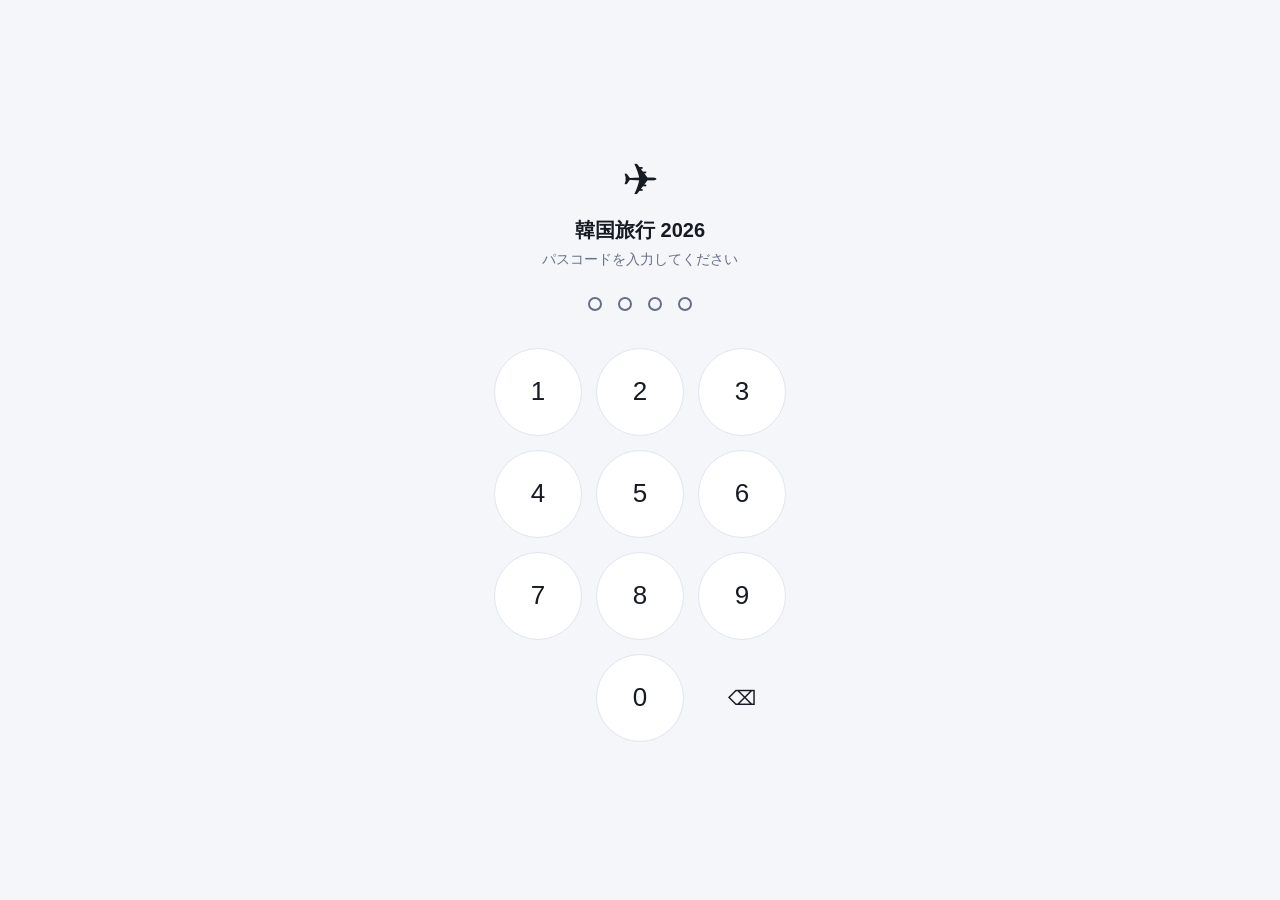
<file: index.html>
<!doctype html>
<html lang="ja">
<head>
<meta charset="utf-8">
<meta name="viewport" content="width=device-width, initial-scale=1, viewport-fit=cover">
<meta name="robots" content="noindex, nofollow, noarchive">
<meta name="referrer" content="no-referrer">
<title>韓国旅行 2026</title>
<meta name="apple-mobile-web-app-capable" content="yes">
<meta name="apple-mobile-web-app-status-bar-style" content="black-translucent">
<meta name="apple-mobile-web-app-title" content="韓国旅行">
<meta name="theme-color" content="#12151c">
<link rel="manifest" href="manifest.webmanifest">
<link rel="apple-touch-icon" href="icon-180.png">
<link rel="icon" href="icon-180.png">
<link rel="stylesheet" href="app.css">
</head>
<body>

<!-- ロック画面 -->
<div id="lock" class="lock" hidden>
  <div class="lock-inner">
    <div class="lock-mark">✈</div>
    <h1 class="lock-title">韓国旅行 2026</h1>
    <p class="lock-sub">パスコードを入力してください</p>
    <div class="dots" id="dots"><i></i><i></i><i></i><i></i></div>
    <p class="lock-err" id="lockErr">&nbsp;</p>
    <div class="keypad" id="keypad">
      <button type="button" data-k="1">1</button>
      <button type="button" data-k="2">2</button>
      <button type="button" data-k="3">3</button>
      <button type="button" data-k="4">4</button>
      <button type="button" data-k="5">5</button>
      <button type="button" data-k="6">6</button>
      <button type="button" data-k="7">7</button>
      <button type="button" data-k="8">8</button>
      <button type="button" data-k="9">9</button>
      <span></span>
      <button type="button" data-k="0">0</button>
      <button type="button" data-k="del" class="kdel">⌫</button>
    </div>
  </div>
</div>

<!-- アプリ本体 -->
<div id="app" hidden>

  <header class="topbar">
    <div class="topbar-main">
      <div class="topbar-title" id="topTitle">韓国旅行 2026</div>
      <div class="topbar-sub" id="topSub">ソウル・江南</div>
    </div>
    <button class="icon-btn" id="btnToday" type="button" title="今日へ">今日</button>
  </header>

  <!-- 日程ビュー -->
  <main class="view" id="view-plan">
    <div class="datestrip-wrap">
      <div class="datestrip" id="datestrip"></div>
      <button class="cal-toggle" id="calToggle" type="button" aria-expanded="false">
        <span id="calToggleLabel">カレンダー</span> <span class="chev">▾</span>
      </button>
    </div>
    <div class="calendar" id="calendar" hidden></div>

    <div class="dayhead" id="dayhead"></div>
    <div class="timeline" id="timeline"></div>
    <div class="spacer"></div>
  </main>

  <!-- 全日程ビュー -->
  <main class="view" id="view-all" hidden>
    <div class="section-title">全日程</div>
    <div id="allList"></div>
    <div class="spacer"></div>
  </main>

  <!-- 行きたいお店（日程未定） -->
  <main class="view" id="view-wish" hidden>
    <div class="section-head">
      <div class="section-title">行きたいお店</div>
      <button type="button" class="icon-btn" id="btnFoldWish" data-open="0">すべて開く</button>
    </div>
    <p class="lead">カードをタップすると詳細が開きます。日付を決めても、このタブには「日程決定」として残ります。緑のバッジを押すと、その日の日程に飛べます。</p>
    <div class="chips" id="genreChips"></div>
    <div id="wishList"></div>
    <div class="card">
      <div class="card-body" style="padding-top:14px">
        <p class="muted small">Googleマップに保存しているお店の一覧はこちらから。<br>（保存に使っているGoogleアカウントでログインしている必要があります）</p>
        <div class="actions" style="padding:0">
          <a class="abtn primary" href="https://www.google.com/maps/saved" target="_blank" rel="noopener">Googleマップの保存済みを開く</a>
        </div>
      </div>
    </div>
    <div class="spacer"></div>
  </main>

  <!-- 書類ビュー -->
  <main class="view" id="view-docs" hidden>
    <div class="section-title">書類（PDF）</div>
    <div id="docList"></div>

    <div class="section-title">旅行者</div>
    <div id="travelerList"></div>

    <div class="section-title">緊急連絡先</div>
    <div id="emergencyList"></div>
    <div class="spacer"></div>
  </main>

  <!-- 設定ビュー -->
  <main class="view" id="view-settings" hidden>
    <div class="section-title">共有と同期</div>
    <div class="card">
      <div class="card-body">
        <p class="muted small">追加したお店の予定を GitHub 上のファイルに書き込み、2台の端末で共有します。書き込みには一度だけトークンの登録が必要です（読み取りは登録なしでできます）。</p>
        <div class="sync-status" id="syncStatus">確認中…</div>
        <label class="field">
          <span>GitHub ユーザー名</span>
          <input type="text" id="cfgOwner" autocapitalize="off" autocorrect="off" spellcheck="false" placeholder="例：yourname">
        </label>
        <label class="field">
          <span>リポジトリ名</span>
          <input type="text" id="cfgRepo" autocapitalize="off" autocorrect="off" spellcheck="false" placeholder="例：korea-trip">
        </label>
        <label class="field">
          <span>アクセストークン（この端末にのみ保存）</span>
          <input type="password" id="cfgToken" autocapitalize="off" autocorrect="off" spellcheck="false" placeholder="github_pat_...">
        </label>
        <div class="row-btns">
          <button class="btn btn-primary" id="btnSaveCfg" type="button">保存して接続テスト</button>
          <button class="btn" id="btnSyncNow" type="button">今すぐ同期</button>
        </div>
      </div>
    </div>

    <div class="section-title">この端末のデータ</div>
    <div class="card">
      <div class="card-body">
        <div class="row-btns">
          <button class="btn" id="btnExport" type="button">追加予定をコピー</button>
          <button class="btn" id="btnImport" type="button">貼り付けて取り込み</button>
        </div>
        <div class="row-btns">
          <button class="btn btn-primary" id="btnUpdate" type="button">アプリを最新にする</button>
          <button class="btn" id="btnLock" type="button">ロックする</button>
        </div>
        <div class="row-btns">
          <button class="btn btn-danger" id="btnReset" type="button">アプリの保存データを消去</button>
        </div>
        <p class="muted small" id="verInfo"></p>
      </div>
    </div>
    <div class="spacer"></div>
  </main>

  <!-- 追加ボタン -->
  <button class="fab" id="fab" type="button" aria-label="予定を追加">＋</button>

  <!-- 下部ナビ -->
  <nav class="tabbar">
    <button type="button" class="tab active" data-view="plan"><span class="ti">📅</span><span>日程</span></button>
    <button type="button" class="tab" data-view="all"><span class="ti">🗂</span><span>全日程</span></button>
    <button type="button" class="tab" data-view="wish"><span class="ti">⭐️</span><span>行きたい</span></button>
    <button type="button" class="tab" data-view="docs"><span class="ti">📄</span><span>書類</span></button>
    <button type="button" class="tab" data-view="settings"><span class="ti">⚙️</span><span>設定</span></button>
  </nav>
</div>

<!-- 予定追加/編集シート -->
<div class="sheet-backdrop" id="sheetBack" hidden>
  <div class="sheet" role="dialog" aria-modal="true">
    <div class="sheet-head">
      <button class="link-btn" id="sheetCancel" type="button">キャンセル</button>
      <strong id="sheetTitle">予定を追加</strong>
      <button class="link-btn strong" id="sheetSave" type="button">保存</button>
    </div>
    <div class="sheet-body">
      <label class="field">
        <span>種類</span>
        <select id="fType">
          <option value="food">🍽 お店・レストラン</option>
          <option value="spot">📍 観光・スポット</option>
          <option value="note">📝 メモ・その他</option>
        </select>
      </label>
      <label class="field">
        <span>店名・タイトル <em>必須</em></span>
        <input type="text" id="fTitle" placeholder="例：明洞餃子">
      </label>
      <label class="field" id="genreField">
        <span>ジャンル</span>
        <select id="fGenre"></select>
      </label>
      <div class="field-row">
        <label class="field">
          <span>日付</span>
          <input type="date" id="fDate" min="2026-08-17" max="2026-08-26">
        </label>
        <label class="field">
          <span>時刻</span>
          <input type="time" id="fTime">
        </label>
      </div>
      <p class="hint" id="dateHint">日付を空にすると「行きたい」タブに入ります。</p>
      <label class="field" id="whenField">
        <span>時期の目安（「行きたい」タブでの並び）</span>
        <select id="fWhen">
          <option value="">指定なし</option>
          <option value="前半">日程前半</option>
          <option value="後半">日程後半</option>
        </select>
      </label>
      <label class="field">
        <span>場所・住所</span>
        <input type="text" id="fPlace" placeholder="例：ソウル特別市 中区 明洞10ギル 10">
      </label>
      <label class="field">
        <span>地図の検索ワード</span>
        <input type="text" id="fMapQuery" placeholder="空欄なら「店名＋場所」で検索します">
      </label>
      <label class="field">
        <span>サイト・予約ページ URL</span>
        <input type="url" id="fUrl" autocapitalize="off" placeholder="https://...">
      </label>
      <label class="field">
        <span>電話番号</span>
        <input type="tel" id="fTel" placeholder="+82-2-...">
      </label>
      <label class="field">
        <span>メモ</span>
        <textarea id="fMemo" rows="3" placeholder="予約名義、人数、注意点など"></textarea>
      </label>
      <div class="row-btns sheet-actions">
        <button class="btn" id="sheetCancel2" type="button">キャンセル</button>
        <button class="btn btn-primary" id="sheetSave2" type="button">保存</button>
      </div>
      <button class="btn btn-danger wide" id="fDelete" type="button" hidden>この予定を削除</button>
      <div class="spacer-sm"></div>
    </div>
  </div>
</div>

<!-- ホテルの時間を変更するシート -->
<div class="sheet-backdrop" id="stayBack" hidden>
  <div class="sheet" role="dialog" aria-modal="true">
    <div class="sheet-head">
      <button class="link-btn" id="stayCancel" type="button">キャンセル</button>
      <strong id="stayTitle">ホテルのメモ・時間</strong>
      <button class="link-btn strong" id="staySave" type="button">保存</button>
    </div>
    <div class="sheet-body">
      <p class="lead" style="padding:0 0 12px" id="stayHotel"></p>
      <label class="field">
        <span>チェックイン</span>
        <input type="text" id="sIn" autocapitalize="off" placeholder="例：15:00〜24:00">
      </label>
      <label class="field">
        <span>チェックアウト</span>
        <input type="text" id="sOut" autocapitalize="off" placeholder="例：12:00まで">
      </label>
      <p class="hint">「15:00」「15:00〜24:00」「12:00まで」など自由に書けます。日程タブの並び順は、チェックインは最初の時刻、チェックアウトは最後の時刻を使います。</p>
      <label class="field">
        <span>メモ</span>
        <textarea id="sMemo" rows="5" placeholder="例：&#10;・レイトチェックアウトを電話で交渉済み&#10;・部屋は702号室、暗証番号は #1234&#10;・Wi-Fiパスワード ○○○"></textarea>
      </label>
      <p class="hint">改行して何行でも書けます。**太字** も使えます。2台で共有されます。</p>
      <div class="row-btns sheet-actions">
        <button class="btn" id="stayCancel2" type="button">キャンセル</button>
        <button class="btn btn-primary" id="staySave2" type="button">保存</button>
      </div>
      <button class="btn btn-danger wide" id="stayReset" type="button" hidden>メモを消して元の時間に戻す</button>
      <div class="spacer-sm"></div>
    </div>
  </div>
</div>

<!-- 書類ビューアー（PWAだと戻れなくなるので、アプリ内で開く） -->
<div class="viewer" id="viewer" hidden>
  <div class="viewer-bar">
    <button class="viewer-close" id="viewerClose" type="button">✕ 閉じる</button>
    <div class="viewer-title" id="viewerTitle"></div>
    <a class="viewer-ext" id="viewerExt" href="#" target="_blank" rel="noopener">Safariで開く</a>
  </div>
  <div class="viewer-body" id="viewerBody"></div>
</div>

<div class="toast" id="toast" hidden></div>

<script src="app.js"></script>
</body>
</html>
</file>
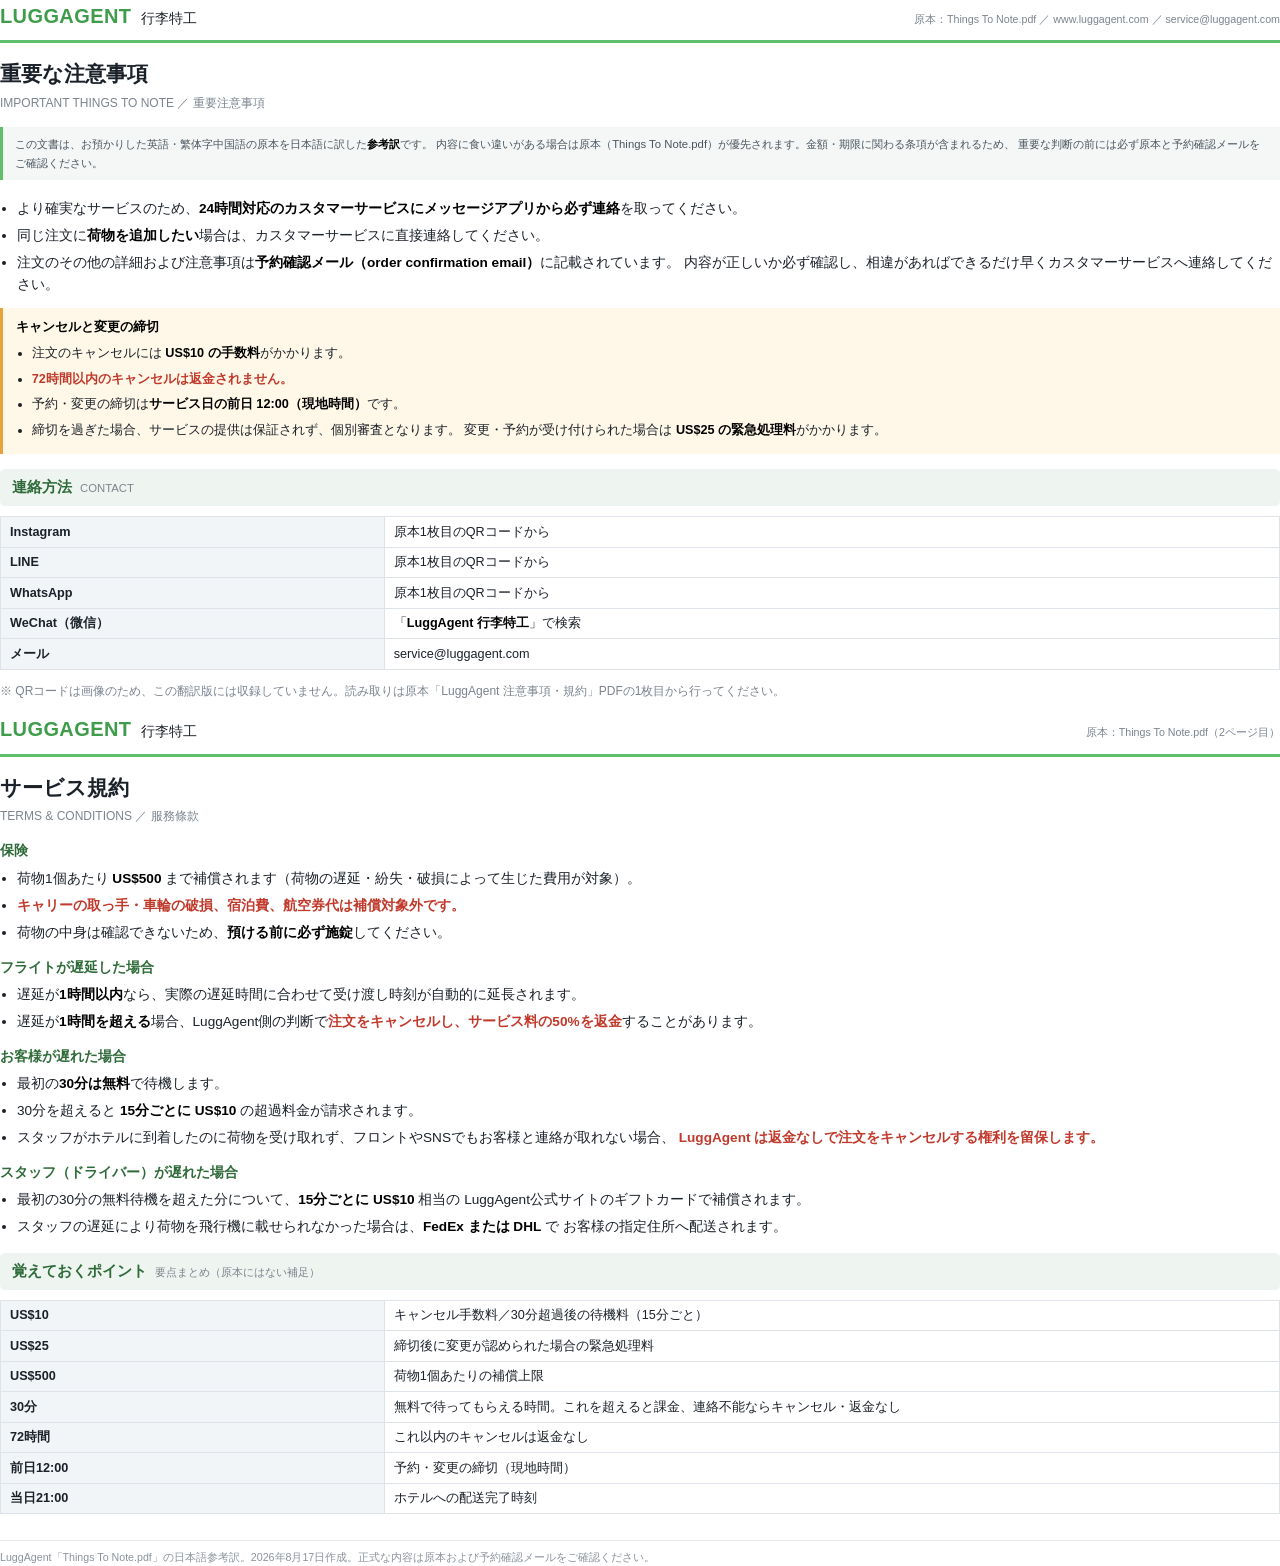
<file: docs-src/luggage-notes-ja.html>
<!doctype html>
<html lang="ja">
<head>
<meta charset="utf-8">
<title>LuggAgent 注意事項・サービス規約（日本語訳）</title>
<style>
  @page { size: A4; margin: 16mm 14mm; }
  * { box-sizing: border-box; }
  body {
    margin: 0; color: #1b2129;
    font-family: "Hiragino Sans", "Hiragino Kaku Gothic ProN", "Noto Sans JP", sans-serif;
    font-size: 10.2pt; line-height: 1.62;
  }
  .brand {
    display: flex; align-items: baseline; gap: 10px;
    border-bottom: 3px solid #5fbf6a; padding-bottom: 8px; margin-bottom: 4px;
  }
  .brand .logo { font-size: 15pt; font-weight: 800; color: #3f9c4b; letter-spacing: .02em; }
  .brand .src { margin-left: auto; font-size: 8pt; color: #7b848f; }
  h1 { font-size: 16pt; margin: 14px 0 2px; }
  .sub { font-size: 9pt; color: #7b848f; margin: 0 0 14px; }
  .note-trans {
    background: #f4f7f5; border-left: 3px solid #5fbf6a; padding: 8px 12px;
    font-size: 8.5pt; color: #4a5560; margin: 0 0 18px; line-height: 1.6;
  }
  h2 {
    font-size: 11.5pt; margin: 15px 0 6px; padding: 6px 12px;
    background: #eef4ef; border-radius: 5px; color: #2f6b39;
  }
  h2 .en { font-size: 8.5pt; color: #7b848f; font-weight: 400; margin-left: 8px; }
  h3 { font-size: 10.2pt; margin: 13px 0 3px; color: #2f6b39; }
  ul { margin: 0 0 4px; padding-left: 1.25em; }
  li { margin: 5px 0; }
  ul ul { margin-top: 4px; }
  ul ul li { margin: 4px 0; }
  strong { color: #000; }
  .warn { color: #c0392b; font-weight: 700; }
  .page2 { page-break-before: always; }
  table { width: 100%; border-collapse: collapse; margin: 10px 0; font-size: 9.5pt; }
  th, td { border: 1px solid #dde3e8; padding: 4.5px 9px; text-align: left; vertical-align: top; }
  th { background: #f2f5f7; width: 30%; font-weight: 700; }
  .money { background: #fff8e8; border-left: 3px solid #e8a33d; padding: 9px 13px; margin: 12px 0; font-size: 9.5pt; }
  /* 枠やテーブルがページ境界で割れないようにする */
  .box, .money, .missing, table { page-break-inside: avoid; }
  tr, li { page-break-inside: avoid; }
  h2, h3 { page-break-after: avoid; }
  footer {
    margin-top: 26px; padding-top: 8px; border-top: 1px solid #e3e8ec;
    font-size: 8pt; color: #8b939c;
  }
</style>
</head>
<body>

<div class="brand">
  <span class="logo">LUGGAGENT</span>
  <span>行李特工</span>
  <span class="src">原本：Things To Note.pdf ／ www.luggagent.com ／ service@luggagent.com</span>
</div>

<h1>重要な注意事項</h1>
<p class="sub">IMPORTANT THINGS TO NOTE ／ 重要注意事項</p>

<p class="note-trans">
  この文書は、お預かりした英語・繁体字中国語の原本を日本語に訳した<strong>参考訳</strong>です。
  内容に食い違いがある場合は原本（Things To Note.pdf）が優先されます。金額・期限に関わる条項が含まれるため、
  重要な判断の前には必ず原本と予約確認メールをご確認ください。
</p>

<ul>
  <li>より確実なサービスのため、<strong>24時間対応のカスタマーサービスにメッセージアプリから必ず連絡</strong>を取ってください。</li>
  <li>同じ注文に<strong>荷物を追加したい</strong>場合は、カスタマーサービスに直接連絡してください。</li>
  <li>注文のその他の詳細および注意事項は<strong>予約確認メール（order confirmation email）</strong>に記載されています。
      内容が正しいか必ず確認し、相違があればできるだけ早くカスタマーサービスへ連絡してください。</li>
</ul>

<div class="money">
  <strong>キャンセルと変更の締切</strong>
  <ul style="margin-top:6px;">
    <li>注文のキャンセルには <strong>US$10 の手数料</strong>がかかります。</li>
    <li><span class="warn">72時間以内のキャンセルは返金されません。</span></li>
    <li>予約・変更の締切は<strong>サービス日の前日 12:00（現地時間）</strong>です。</li>
    <li>締切を過ぎた場合、サービスの提供は保証されず、個別審査となります。
        変更・予約が受け付けられた場合は <strong>US$25 の緊急処理料</strong>がかかります。</li>
  </ul>
</div>

<h2>連絡方法<span class="en">CONTACT</span></h2>
<table>
  <tr><th>Instagram</th><td>原本1枚目のQRコードから</td></tr>
  <tr><th>LINE</th><td>原本1枚目のQRコードから</td></tr>
  <tr><th>WhatsApp</th><td>原本1枚目のQRコードから</td></tr>
  <tr><th>WeChat（微信）</th><td>「<strong>LuggAgent 行李特工</strong>」で検索</td></tr>
  <tr><th>メール</th><td>service@luggagent.com</td></tr>
</table>
<p style="font-size:9pt;color:#7b848f;">
  ※ QRコードは画像のため、この翻訳版には収録していません。読み取りは原本「LuggAgent 注意事項・規約」PDFの1枚目から行ってください。
</p>

<!-- ページ2 -->
<div class="page2"></div>

<div class="brand">
  <span class="logo">LUGGAGENT</span>
  <span>行李特工</span>
  <span class="src">原本：Things To Note.pdf（2ページ目）</span>
</div>

<h1>サービス規約</h1>
<p class="sub">TERMS &amp; CONDITIONS ／ 服務條款</p>

<h3>保険</h3>
<ul>
  <li>荷物1個あたり <strong>US$500</strong> まで補償されます（荷物の遅延・紛失・破損によって生じた費用が対象）。</li>
  <li><span class="warn">キャリーの取っ手・車輪の破損、宿泊費、航空券代は補償対象外です。</span></li>
  <li>荷物の中身は確認できないため、<strong>預ける前に必ず施錠</strong>してください。</li>
</ul>

<h3>フライトが遅延した場合</h3>
<ul>
  <li>遅延が<strong>1時間以内</strong>なら、実際の遅延時間に合わせて受け渡し時刻が自動的に延長されます。</li>
  <li>遅延が<strong>1時間を超える</strong>場合、LuggAgent側の判断で<span class="warn">注文をキャンセルし、サービス料の50%を返金</span>することがあります。</li>
</ul>

<h3>お客様が遅れた場合</h3>
<ul>
  <li>最初の<strong>30分は無料</strong>で待機します。</li>
  <li>30分を超えると <strong>15分ごとに US$10</strong> の超過料金が請求されます。</li>
  <li>スタッフがホテルに到着したのに荷物を受け取れず、フロントやSNSでもお客様と連絡が取れない場合、
      <span class="warn">LuggAgent は返金なしで注文をキャンセルする権利を留保します。</span></li>
</ul>

<h3>スタッフ（ドライバー）が遅れた場合</h3>
<ul>
  <li>最初の30分の無料待機を超えた分について、<strong>15分ごとに US$10</strong> 相当の
      LuggAgent公式サイトのギフトカードで補償されます。</li>
  <li>スタッフの遅延により荷物を飛行機に載せられなかった場合は、<strong>FedEx または DHL</strong> で
      お客様の指定住所へ配送されます。</li>
</ul>

<h2>覚えておくポイント<span class="en">要点まとめ（原本にはない補足）</span></h2>
<table>
  <tr><th>US$10</th><td>キャンセル手数料／30分超過後の待機料（15分ごと）</td></tr>
  <tr><th>US$25</th><td>締切後に変更が認められた場合の緊急処理料</td></tr>
  <tr><th>US$500</th><td>荷物1個あたりの補償上限</td></tr>
  <tr><th>30分</th><td>無料で待ってもらえる時間。これを超えると課金、連絡不能ならキャンセル・返金なし</td></tr>
  <tr><th>72時間</th><td>これ以内のキャンセルは返金なし</td></tr>
  <tr><th>前日12:00</th><td>予約・変更の締切（現地時間）</td></tr>
  <tr><th>当日21:00</th><td>ホテルへの配送完了時刻</td></tr>
</table>

<footer>
  LuggAgent「Things To Note.pdf」の日本語参考訳。2026年8月17日作成。正式な内容は原本および予約確認メールをご確認ください。
</footer>

</body>
</html>
</file>
<file: app.css>
:root{
  --bg:#0f1218;
  --bg2:#171b24;
  --card:#1c212c;
  --card2:#232936;
  --line:#2c3342;
  --text:#eef1f6;
  --muted:#98a2b3;
  --accent:#5aa9ff;
  --accent-d:#2c7be5;
  --warn:#ffb020;
  --danger:#ff6b6b;
  --ok:#3ecf8e;
  --safe-b:env(safe-area-inset-bottom,0px);
  --safe-t:env(safe-area-inset-top,0px);
  --tab-h:58px;
}
@media (prefers-color-scheme: light){
  :root{
    --bg:#f4f6fa; --bg2:#ffffff; --card:#ffffff; --card2:#f0f3f8; --line:#e0e5ee;
    --text:#161a22; --muted:#667085; --accent:#0b62d6; --accent-d:#0b62d6;
  }
}

*{box-sizing:border-box; -webkit-tap-highlight-color:transparent}
/* display を持つクラス（.lock / .sheet-backdrop など）に hidden 属性が効くようにする */
[hidden]{display:none !important}
html,body{margin:0;padding:0}
body{
  background:var(--bg); color:var(--text);
  font-family:-apple-system,BlinkMacSystemFont,"Hiragino Sans","Hiragino Kaku Gothic ProN","Noto Sans JP",sans-serif;
  font-size:16px; line-height:1.6;
  -webkit-text-size-adjust:100%;
  overscroll-behavior-y:none;
}
button,input,select,textarea{font:inherit;color:inherit}
a{color:var(--accent)}

/* ---------- ロック ---------- */
.lock{position:fixed;inset:0;background:var(--bg);display:flex;align-items:center;justify-content:center;z-index:100}
.lock-inner{width:100%;max-width:340px;padding:24px;text-align:center}
.lock-mark{font-size:44px;line-height:1}
.lock-title{font-size:20px;margin:12px 0 2px;font-weight:700}
.lock-sub{margin:0;color:var(--muted);font-size:14px}
.dots{display:flex;gap:16px;justify-content:center;margin:26px 0 4px}
.dots i{width:14px;height:14px;border-radius:50%;border:2px solid var(--muted);display:block}
.dots i.on{background:var(--accent);border-color:var(--accent)}
.lock-err{color:var(--danger);font-size:13px;margin:6px 0 10px;min-height:18px}
.keypad{display:grid;grid-template-columns:repeat(3,1fr);gap:14px}
.keypad button{
  aspect-ratio:1/1;border-radius:50%;border:1px solid var(--line);background:var(--card);
  font-size:26px;font-weight:500;cursor:pointer;
}
.keypad button:active{background:var(--card2)}
.keypad .kdel{font-size:20px;background:transparent;border-color:transparent}
.shake{animation:shake .3s}
@keyframes shake{0%,100%{transform:translateX(0)}25%{transform:translateX(-8px)}75%{transform:translateX(8px)}}

/* ---------- 上部バー ---------- */
.topbar{
  position:sticky;top:0;z-index:20;
  padding:calc(var(--safe-t) + 10px) 16px 10px;
  background:color-mix(in srgb, var(--bg) 88%, transparent);
  backdrop-filter:saturate(160%) blur(12px);
  -webkit-backdrop-filter:saturate(160%) blur(12px);
  border-bottom:1px solid var(--line);
  display:flex;align-items:flex-end;gap:12px;
}
.topbar-main{flex:1;min-width:0}
.topbar-title{font-size:17px;font-weight:700;line-height:1.2}
.topbar-sub{font-size:12px;color:var(--muted)}
.icon-btn{
  border:1px solid var(--line);background:var(--card);border-radius:999px;
  padding:6px 14px;font-size:13px;font-weight:600;cursor:pointer;flex:none;
}

/* ---------- ビュー ---------- */
.view{padding:0 0 calc(var(--tab-h) + var(--safe-b) + 8px)}
.spacer{height:24px}
.spacer-sm{height:8px}
.section-title{font-size:13px;font-weight:700;color:var(--muted);padding:20px 18px 8px;letter-spacing:.04em}
.group-title{font-size:12px;font-weight:700;color:var(--accent);padding:14px 18px 6px}
.section-head{display:flex;align-items:center;gap:12px;padding-right:16px}
.section-head .section-title{flex:1;padding-right:0}
.lead{margin:0;padding:0 18px 10px;font-size:12.5px;color:var(--muted)}

/* ジャンル絞り込みチップ */
.chips{
  position:sticky;top:calc(var(--safe-t) + 52px);z-index:18;
  display:flex;gap:8px;overflow-x:auto;scrollbar-width:none;
  padding:10px 14px;background:var(--bg);border-bottom:1px solid var(--line);
}
.chips::-webkit-scrollbar{display:none}
.chip{
  flex:none;border:1px solid var(--line);background:var(--card);color:var(--text);
  border-radius:999px;padding:7px 14px;font-size:13px;font-weight:600;cursor:pointer;white-space:nowrap;
}
.chip .n{color:var(--muted);font-weight:500;margin-left:4px;font-size:12px}
.chip.on{background:var(--accent-d);border-color:var(--accent-d);color:#fff}
.chip.on .n{color:rgba(255,255,255,.8)}
.hint{margin:-6px 0 12px;font-size:11.5px;color:var(--muted)}

/* ---------- 日付ストリップ ---------- */
.datestrip-wrap{
  position:sticky;top:calc(var(--safe-t) + 52px);z-index:19;
  background:var(--bg);border-bottom:1px solid var(--line);
  display:flex;align-items:center;gap:8px;padding:8px 12px;
}
.datestrip{display:flex;gap:8px;overflow-x:auto;scrollbar-width:none;flex:1;scroll-behavior:smooth}
.datestrip::-webkit-scrollbar{display:none}
.dchip{
  flex:none;min-width:52px;padding:6px 4px;border-radius:12px;border:1px solid var(--line);
  background:var(--card);text-align:center;cursor:pointer;line-height:1.15;
}
.dchip .dw{font-size:10px;color:var(--muted)}
.dchip .dd{font-size:18px;font-weight:700}
.dchip .dm{font-size:9px;color:var(--muted)}
.dchip.sat .dw{color:#6ab0ff}
.dchip.sun .dw{color:#ff8a8a}
.dchip.sel{background:var(--accent);border-color:var(--accent);color:#fff}
.dchip.sel .dw,.dchip.sel .dm{color:rgba(255,255,255,.85)}
.dchip.today::after{content:"";display:block;width:5px;height:5px;border-radius:50%;background:var(--warn);margin:2px auto 0}
.cal-toggle{
  flex:none;border:1px solid var(--line);background:var(--card);border-radius:12px;
  padding:8px 10px;font-size:12px;font-weight:600;cursor:pointer;
}
.cal-toggle .chev{display:inline-block;transition:transform .15s}
.cal-toggle[aria-expanded="true"] .chev{transform:rotate(180deg)}

/* ---------- カレンダー ---------- */
.calendar{padding:12px 14px 16px;border-bottom:1px solid var(--line);background:var(--bg2)}
.cal-month{font-size:14px;font-weight:700;text-align:center;margin-bottom:8px}
.cal-grid{display:grid;grid-template-columns:repeat(7,1fr);gap:4px}
.cal-grid .h{font-size:11px;color:var(--muted);text-align:center;padding-bottom:2px}
.cal-grid .h.s{color:#6ab0ff}
.cal-grid .h.u{color:#ff8a8a}
.cal-cell{
  aspect-ratio:1/1;display:flex;flex-direction:column;align-items:center;justify-content:center;
  border-radius:10px;font-size:14px;color:var(--muted);
}
.cal-cell.in{background:var(--card);color:var(--text);font-weight:600;cursor:pointer;border:1px solid var(--line)}
.cal-cell.in .cdot{width:4px;height:4px;border-radius:50%;background:var(--accent);margin-top:2px}
.cal-cell.sel{background:var(--accent);color:#fff;border-color:var(--accent)}
.cal-cell.sel .cdot{background:#fff}
.cal-cell.today{outline:2px solid var(--warn);outline-offset:-2px}

/* ---------- 日付見出し ---------- */
.dayhead{padding:16px 18px 4px;display:flex;align-items:flex-end;gap:12px}
.dayhead-main{flex:1;min-width:0}
.dayhead .dh1{font-size:22px;font-weight:800;letter-spacing:-.01em}
.dayhead .dh2{font-size:13px;color:var(--muted)}
.dayhead .icon-btn{margin-bottom:3px}

/* ---------- タイムライン ---------- */
.timeline{padding:8px 14px 0;display:flex;flex-direction:column;gap:12px}
.empty{padding:36px 18px;text-align:center;color:var(--muted);font-size:14px}

.card{
  background:var(--card);border:1px solid var(--line);border-radius:16px;overflow:hidden;
  margin:0 14px 12px;
}
.timeline .card{margin:0}
/* カードのヘッダー＝開閉ボタン。ここだけは常に見える */
.card-head{
  display:flex;gap:12px;padding:14px 14px 10px;align-items:flex-start;
  width:100%;background:transparent;border:none;text-align:left;
  font:inherit;color:inherit;cursor:pointer;
}
.card:not(.open) .card-head{padding-bottom:14px}
.card-head:disabled{cursor:default}
.card-head:active:not(:disabled){background:var(--card2)}
.card-chev{
  flex:none;align-self:center;color:var(--muted);font-size:19px;line-height:1;
  transition:transform .18s ease;padding-left:2px;
}
.card.open .card-chev{transform:rotate(180deg)}
.card-time{
  flex:none;width:52px;text-align:right;padding-top:2px;
}
.card-time .t{font-size:15px;font-weight:700;font-variant-numeric:tabular-nums}
.card-time .tn{font-size:10px;color:var(--muted)}
.card-icon{flex:none;font-size:20px;width:26px;text-align:center;padding-top:1px}
.card-main{flex:1;min-width:0}
.card-title{font-size:16px;font-weight:700;line-height:1.35}
.card-sub{font-size:13px;color:var(--muted);margin-top:2px;word-break:break-word}
.badge{
  display:inline-block;font-size:10px;font-weight:700;padding:2px 7px;border-radius:999px;
  background:var(--card2);color:var(--muted);margin-right:6px;vertical-align:1px;
}
.badge.blue{background:rgba(90,169,255,.18);color:#7fbcff}
.badge.green{background:rgba(62,207,142,.16);color:#3ecf8e}
.badge.amber{background:rgba(255,176,32,.16);color:#ffb020}
.badge.gray{background:var(--card2);color:var(--muted)}
.badge.link{cursor:pointer;padding:3px 9px;text-decoration:none}
.badge.link:active{opacity:.55}

.card-body{padding:0 14px 14px}
.timeline .card .card-body{padding-left:14px}
.kv{display:flex;gap:10px;font-size:13px;padding:3px 0;border-top:1px dashed var(--line)}
.kv:first-child{border-top:none}
.kv .k{flex:none;width:96px;color:var(--muted);white-space:nowrap}
.kv .v{flex:1;min-width:0;word-break:break-word}
.kv .v.mono{font-variant-numeric:tabular-nums;letter-spacing:.02em}
/* ラベルが長い行（緊急連絡先など）はラベル側を伸ばして値を右寄せ */
.kv.wide{gap:12px;align-items:baseline}
.kv.wide .k{width:auto;flex:1;white-space:normal}
.kv.wide .v{flex:none;text-align:right;white-space:nowrap}
.notes{margin:10px 0 0;padding:0 0 0 18px;font-size:13px;color:var(--muted)}
.notes li{margin:4px 0}
.notes strong{color:var(--text)}

.actions{display:flex;flex-wrap:wrap;gap:8px;padding:0 14px 14px}
.abtn{
  display:inline-flex;align-items:center;gap:5px;
  border:1px solid var(--line);background:var(--card2);color:var(--text);
  border-radius:999px;padding:8px 13px;font-size:13px;font-weight:600;
  text-decoration:none;cursor:pointer;
}
.abtn:active{opacity:.65}
.abtn.primary{background:var(--accent-d);border-color:var(--accent-d);color:#fff}
.abtn.ghost{background:transparent}

.disclose{
  width:100%;text-align:left;border:none;border-top:1px solid var(--line);
  background:transparent;padding:10px 14px;font-size:13px;font-weight:600;color:var(--muted);cursor:pointer;
}
.disclose::after{content:" ▾"}
.disclose[aria-expanded="true"]::after{content:" ▴"}

/* 宿泊バー */
.staybar{
  display:flex;align-items:center;gap:10px;margin:0;padding:10px 14px;
  background:var(--card2);border:1px solid var(--line);border-radius:14px;font-size:13px;
}
.staybar .si{font-size:16px}
.staybar .sn{font-weight:700}
.staybar .sx{color:var(--muted);margin-left:auto;font-size:12px;flex:none}

/* 全日程 */
.allday{margin:0 14px 10px;border:1px solid var(--line);border-radius:14px;background:var(--card);overflow:hidden}
.allday-h{display:flex;gap:10px;align-items:baseline;padding:10px 13px;background:var(--card2);cursor:pointer}
.allday-h .d{font-weight:800;font-size:15px}
.allday-h .w{font-size:12px;color:var(--muted)}
.allday-h .n{margin-left:auto;font-size:11px;color:var(--muted)}
.allday-b{padding:6px 13px 12px}
.allrow{display:flex;gap:9px;font-size:13.5px;padding:5px 0;align-items:baseline}
.allrow .rt{flex:none;width:44px;color:var(--muted);font-variant-numeric:tabular-nums;font-size:12px}
.allrow .ri{flex:none;width:20px}
.allrow .rx{flex:1;min-width:0}

/* 書類 */
.doc{
  display:flex;gap:12px;align-items:center;margin:0 14px 8px;padding:13px 14px;
  background:var(--card);border:1px solid var(--line);border-radius:14px;
  text-decoration:none;color:inherit;
}
.doc .di{font-size:22px;flex:none}
.doc>span:nth-child(2){flex:1;min-width:0}
.doc .dt{display:block;font-weight:600;font-size:14.5px;line-height:1.35}
.doc .dd{display:block;font-size:12px;color:var(--muted);margin-top:2px;line-height:1.45}
.doc .dgo{margin-left:auto;color:var(--muted);flex:none}

/* フォーム */
.field{display:block;margin:0 0 12px}
.field>span{display:block;font-size:12px;color:var(--muted);margin-bottom:5px;font-weight:600}
.field>span em{color:var(--danger);font-style:normal;font-size:11px;margin-left:4px}
.field input,.field select,.field textarea{
  width:100%;padding:11px 12px;border-radius:11px;border:1px solid var(--line);
  background:var(--bg2);font-size:16px;
}
.field textarea{resize:vertical}
.field-row{display:flex;gap:10px}
.field-row .field{flex:1}
.row-btns{display:flex;gap:8px;flex-wrap:wrap;margin-top:8px}
.btn{
  flex:1;min-width:120px;padding:11px 14px;border-radius:11px;border:1px solid var(--line);
  background:var(--card2);font-size:14px;font-weight:600;cursor:pointer;
}
.btn.wide{width:100%;flex:none}
.btn-primary{background:var(--accent-d);border-color:var(--accent-d);color:#fff}
.btn-danger{background:transparent;border-color:rgba(255,107,107,.4);color:var(--danger)}
.muted{color:var(--muted)}
.small{font-size:12px}
.sync-status{
  font-size:12.5px;padding:9px 11px;border-radius:10px;background:var(--card2);
  margin-bottom:12px;border:1px solid var(--line);
}
.sync-status.ok{border-color:rgba(62,207,142,.45)}
.sync-status.ng{border-color:rgba(255,176,32,.45)}

/* FAB */
.fab{
  position:fixed;right:16px;bottom:calc(var(--tab-h) + var(--safe-b) + 16px);z-index:30;
  width:56px;height:56px;border-radius:50%;border:none;background:var(--accent-d);color:#fff;
  font-size:30px;line-height:1;box-shadow:0 6px 20px rgba(0,0,0,.35);cursor:pointer;
}
.fab:active{transform:scale(.94)}

/* タブバー */
.tabbar{
  position:fixed;left:0;right:0;bottom:0;z-index:40;
  height:calc(var(--tab-h) + var(--safe-b));padding-bottom:var(--safe-b);
  display:grid;grid-template-columns:repeat(5,1fr);
  background:color-mix(in srgb, var(--bg2) 92%, transparent);
  backdrop-filter:saturate(160%) blur(12px);
  -webkit-backdrop-filter:saturate(160%) blur(12px);
  border-top:1px solid var(--line);
}
.tab{
  border:none;background:transparent;display:flex;flex-direction:column;align-items:center;
  justify-content:center;gap:2px;font-size:10px;color:var(--muted);cursor:pointer;font-weight:600;
}
.tab .ti{font-size:19px;line-height:1}
.tab.active{color:var(--accent)}

/* シート */
.sheet-backdrop{
  position:fixed;left:0;top:0;width:100%;
  height:100vh;height:100dvh;              /* iOS のURLバー分を除いた実寸 */
  background:rgba(0,0,0,.55);z-index:60;display:flex;align-items:flex-end;
}
.sheet{
  width:100%;background:var(--bg);border-radius:18px 18px 0 0;
  /* 上のセーフエリア分は必ず空ける＝背景をタップして閉じる逃げ場を残す */
  max-height:calc(100% - var(--safe-t) - 28px);
  display:flex;flex-direction:column;animation:up .22s ease-out;
}
@keyframes up{from{transform:translateY(30px);opacity:.6}to{transform:none;opacity:1}}
.sheet-head{
  display:flex;align-items:center;justify-content:space-between;gap:10px;
  padding:14px 16px;border-bottom:1px solid var(--line);flex:none;
  position:sticky;top:0;z-index:2;background:var(--bg);
}
.sheet-head strong{font-size:15px}
.link-btn{border:none;background:transparent;color:var(--accent);font-size:15px;cursor:pointer;padding:8px 4px;min-height:44px}
.link-btn.strong{font-weight:700}
.sheet-body{padding:16px 16px calc(var(--safe-b) + 20px);overflow-y:auto;-webkit-overflow-scrolling:touch}

/* トースト */
.toast{
  position:fixed;left:50%;transform:translateX(-50%);
  bottom:calc(var(--tab-h) + var(--safe-b) + 84px);z-index:80;
  background:#000;color:#fff;padding:10px 18px;border-radius:999px;font-size:13.5px;
  max-width:88vw;text-align:center;box-shadow:0 4px 16px rgba(0,0,0,.4);
}

/* 公開ページに置いていない書類の案内 */
.doc.note-doc{background:var(--card2);border-style:dashed}

/* シート下部の操作ボタン（キーボードで上部が隠れても押せる保険） */
.sheet-actions{margin:6px 0 12px}
.sheet-actions .btn{min-height:48px}

/* ---------- 書類ビューアー ---------- */
.viewer{
  position:fixed;left:0;top:0;width:100%;height:100vh;height:100dvh;
  z-index:70;background:var(--bg);display:flex;flex-direction:column;
}
.viewer-bar{
  flex:none;display:flex;align-items:center;gap:10px;
  padding:calc(var(--safe-t) + 10px) 14px 10px;
  background:var(--bg2);border-bottom:1px solid var(--line);
}
.viewer-close{
  flex:none;border:1px solid var(--line);background:var(--card);border-radius:999px;
  padding:9px 15px;font-size:14px;font-weight:700;cursor:pointer;min-height:44px;
}
.viewer-title{
  flex:1;min-width:0;font-size:13px;font-weight:600;
  overflow:hidden;text-overflow:ellipsis;white-space:nowrap;text-align:center;
}
.viewer-ext{flex:none;font-size:13px;font-weight:600;padding:9px 4px;min-height:44px;display:flex;align-items:center}
.viewer-body{flex:1;min-height:0;background:#525659;overflow:auto;-webkit-overflow-scrolling:touch}
.viewer-body iframe{width:100%;height:100%;border:none;display:block;background:#525659}
.viewer-body img{width:100%;height:auto;display:block}
.viewer-fallback{padding:28px 20px;color:#fff;text-align:center;font-size:14px;line-height:1.9}
.viewer-fallback a{color:#9ccbff;font-weight:700}

/* ホテルのメモ：改行をそのまま表示 */
.kv .v.memo{white-space:pre-line}
</file>
